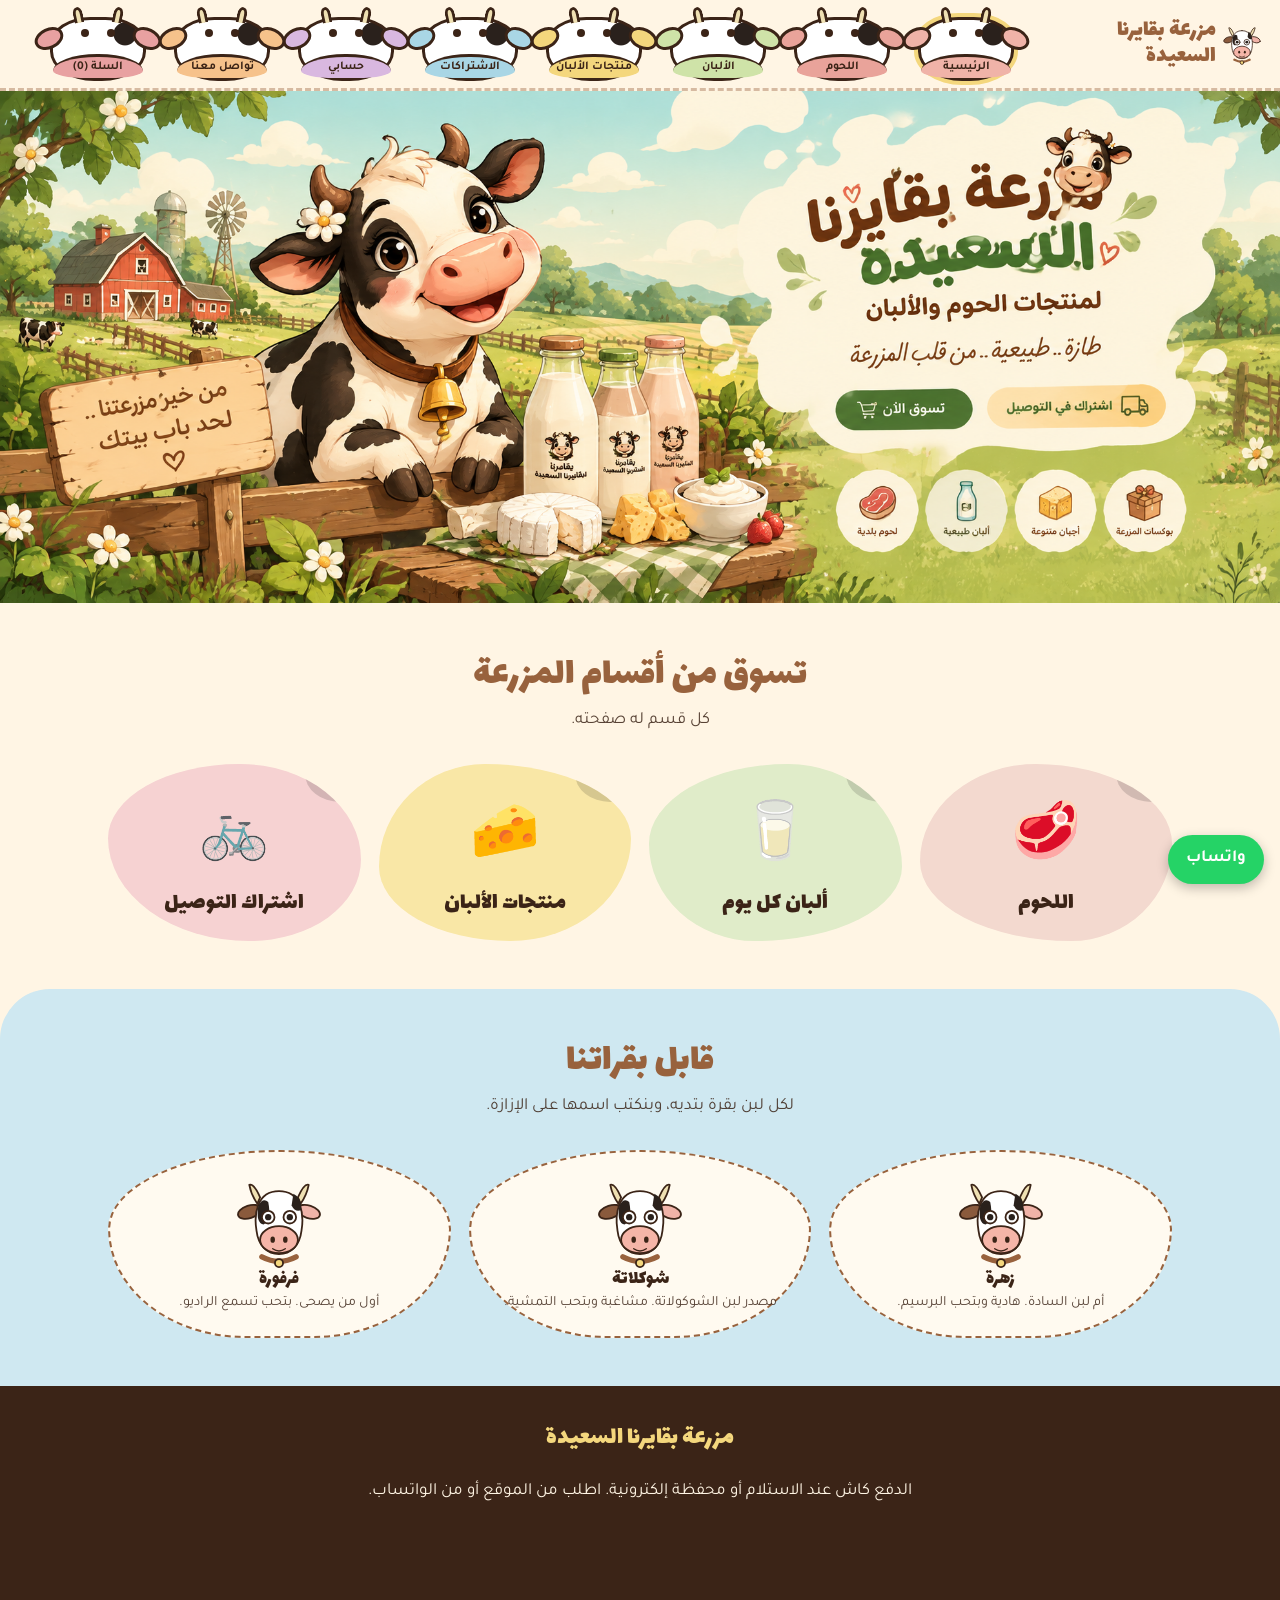
<file: index.html>
<!DOCTYPE html>
<html lang="ar" dir="rtl">
<head>
<meta charset="utf-8">
<meta name="viewport" content="width=device-width, initial-scale=1, viewport-fit=cover">
<title>الرئيسية — مزرعة بقايرنا السعيدة</title>
<link href="https://fonts.googleapis.com/css2?family=Lalezar&family=Tajawal:wght@400;500;700&display=swap" rel="stylesheet">
<link rel="stylesheet" href="style.css">
</head>
<body data-page="index">
<main id="app"></main>
<script src="script.js"></script>
</body>
</html>
</file>
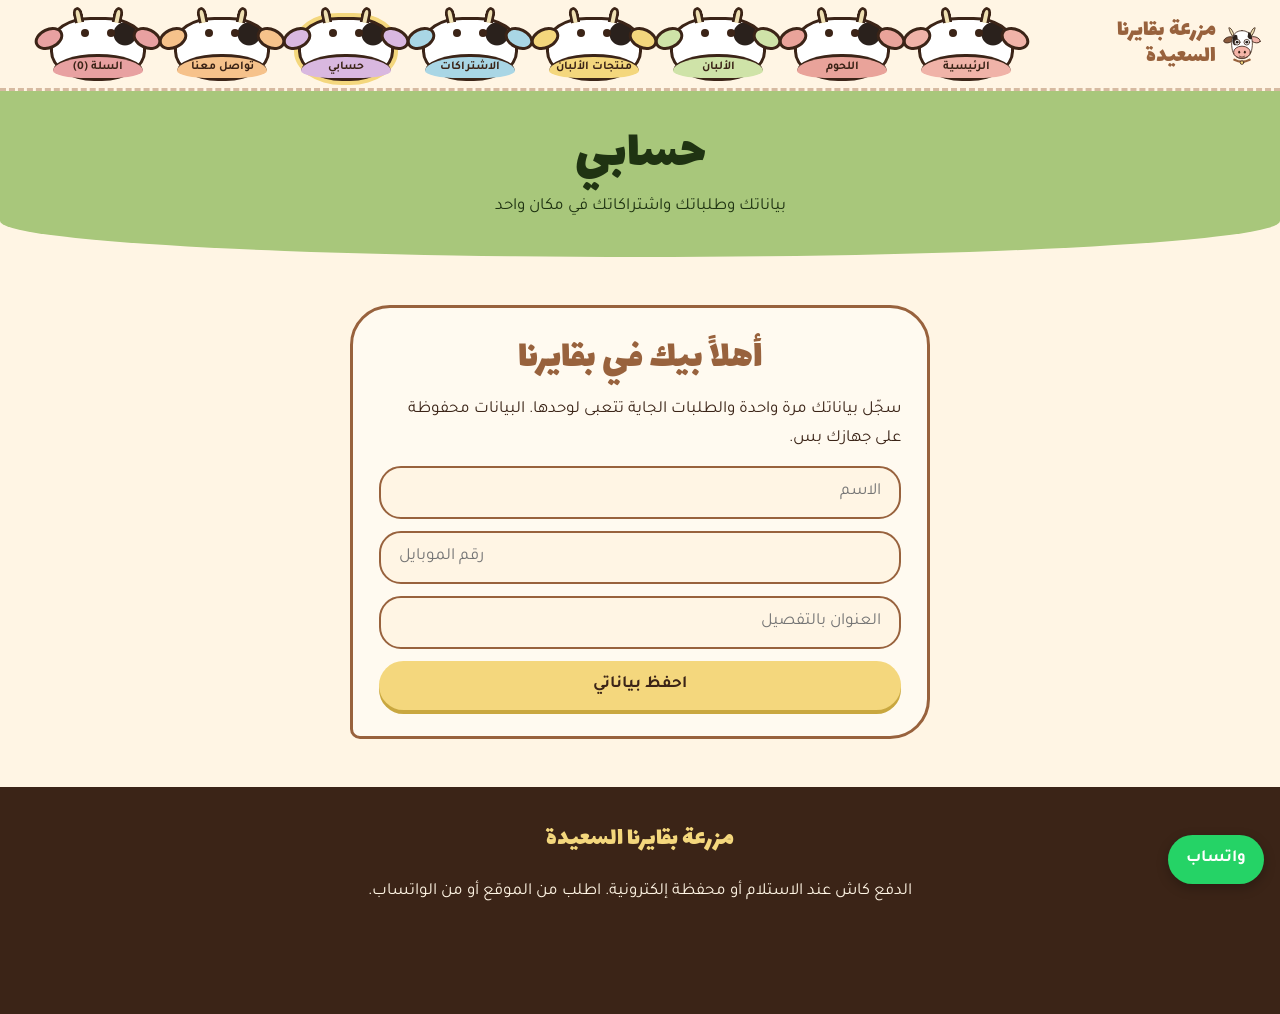
<file: account.html>
<!DOCTYPE html>
<html lang="ar" dir="rtl">
<head>
<meta charset="utf-8">
<meta name="viewport" content="width=device-width, initial-scale=1, viewport-fit=cover">
<title>حسابي — مزرعة بقايرنا السعيدة</title>
<link href="https://fonts.googleapis.com/css2?family=Lalezar&family=Tajawal:wght@400;500;700&display=swap" rel="stylesheet">
<link rel="stylesheet" href="style.css">
</head>
<body data-page="account">
<main id="app"></main>
<script src="script.js"></script>
</body>
</html>
</file>
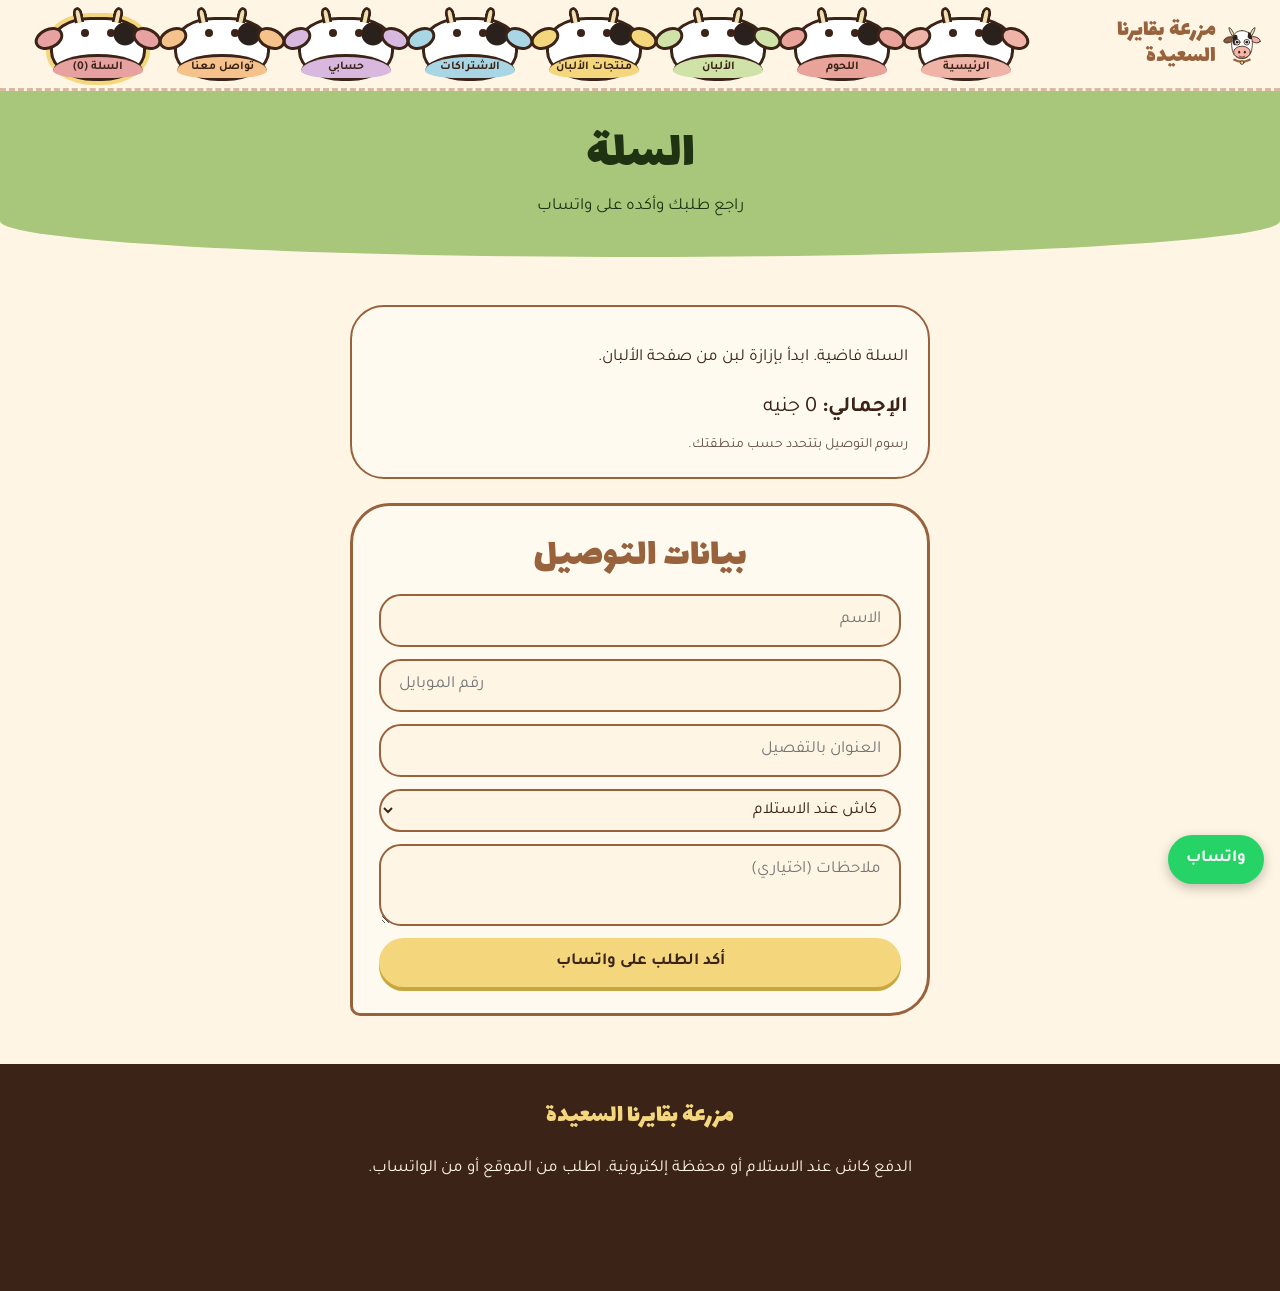
<file: cart.html>
<!DOCTYPE html>
<html lang="ar" dir="rtl">
<head>
<meta charset="utf-8">
<meta name="viewport" content="width=device-width, initial-scale=1, viewport-fit=cover">
<title>السلة — مزرعة بقايرنا السعيدة</title>
<link href="https://fonts.googleapis.com/css2?family=Lalezar&family=Tajawal:wght@400;500;700&display=swap" rel="stylesheet">
<link rel="stylesheet" href="style.css">
</head>
<body data-page="cart">
<main id="app"></main>
<script src="script.js"></script>
</body>
</html>
</file>
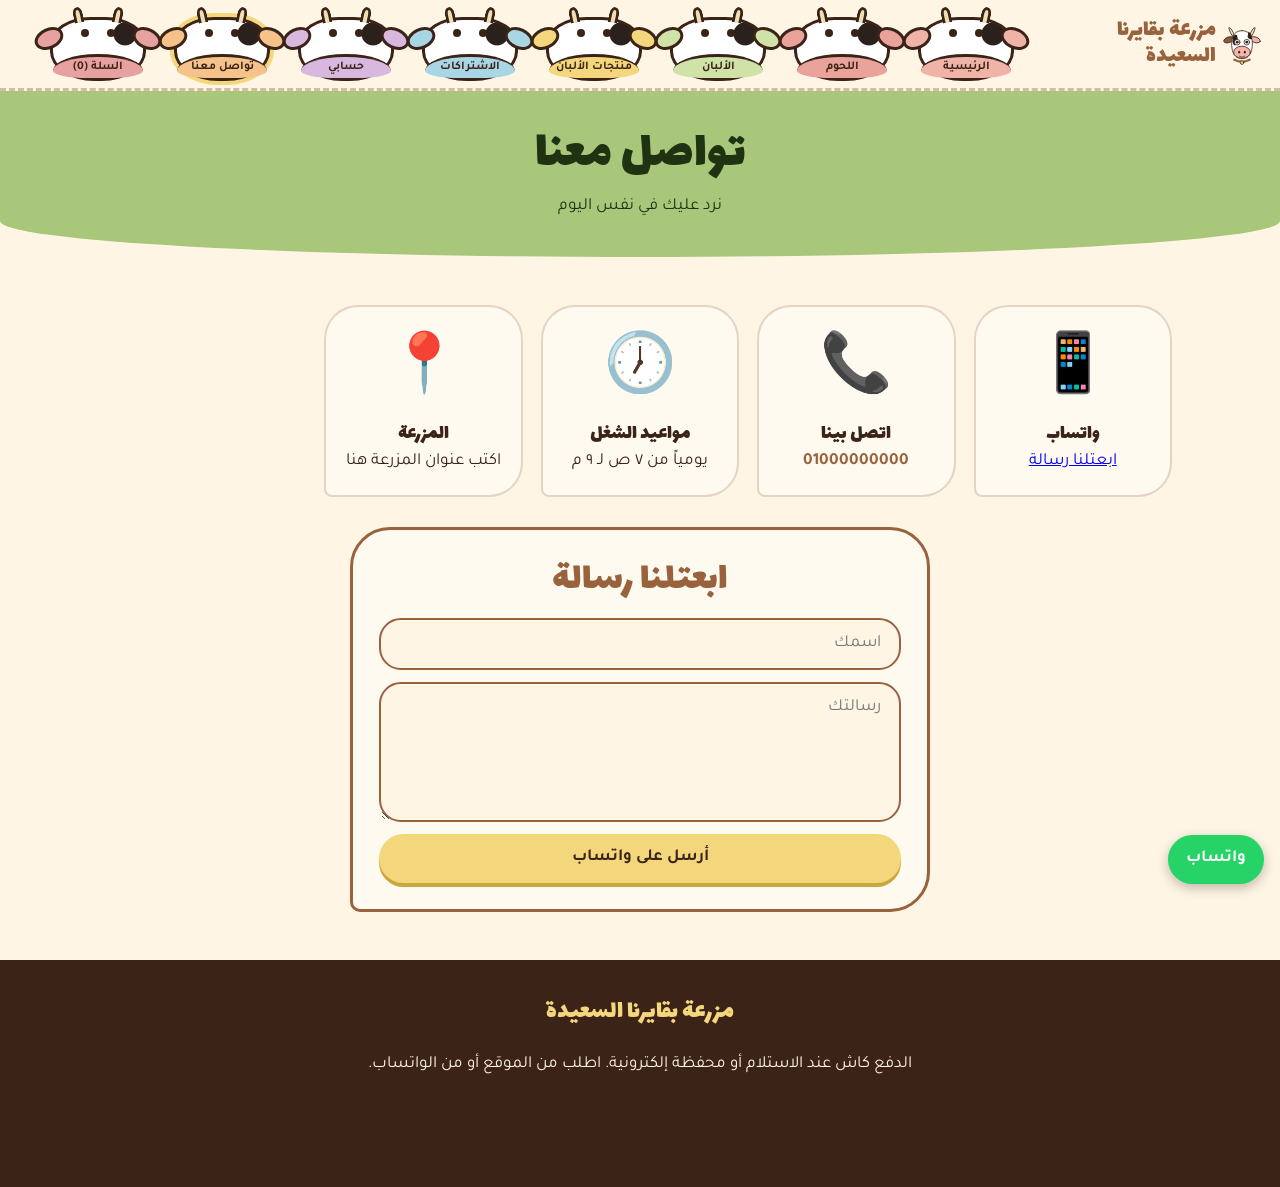
<file: contact.html>
<!DOCTYPE html>
<html lang="ar" dir="rtl">
<head>
<meta charset="utf-8">
<meta name="viewport" content="width=device-width, initial-scale=1, viewport-fit=cover">
<title>تواصل معنا — مزرعة بقايرنا السعيدة</title>
<link href="https://fonts.googleapis.com/css2?family=Lalezar&family=Tajawal:wght@400;500;700&display=swap" rel="stylesheet">
<link rel="stylesheet" href="style.css">
</head>
<body data-page="contact">
<main id="app"></main>
<script src="script.js"></script>
</body>
</html>
</file>
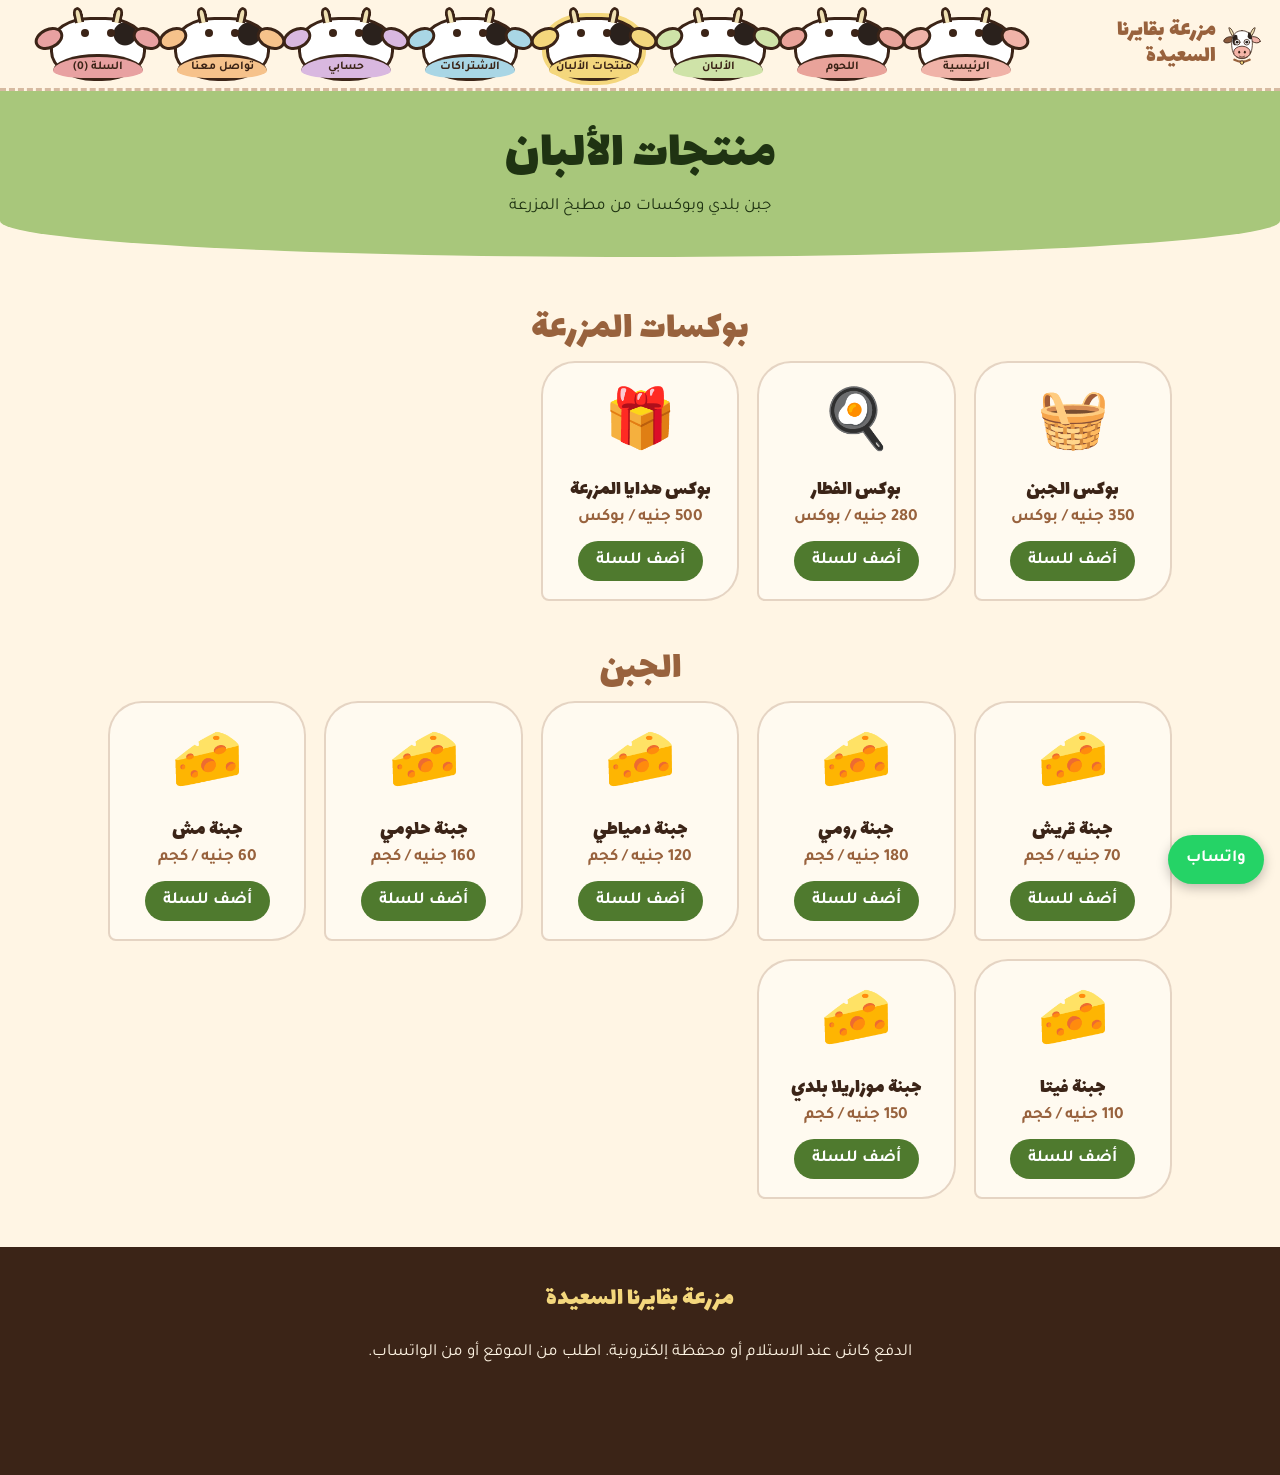
<file: dairy.html>
<!DOCTYPE html>
<html lang="ar" dir="rtl">
<head>
<meta charset="utf-8">
<meta name="viewport" content="width=device-width, initial-scale=1, viewport-fit=cover">
<title>منتجات الألبان — مزرعة بقايرنا السعيدة</title>
<link href="https://fonts.googleapis.com/css2?family=Lalezar&family=Tajawal:wght@400;500;700&display=swap" rel="stylesheet">
<link rel="stylesheet" href="style.css">
</head>
<body data-page="dairy">
<main id="app"></main>
<script src="script.js"></script>
</body>
</html>
</file>
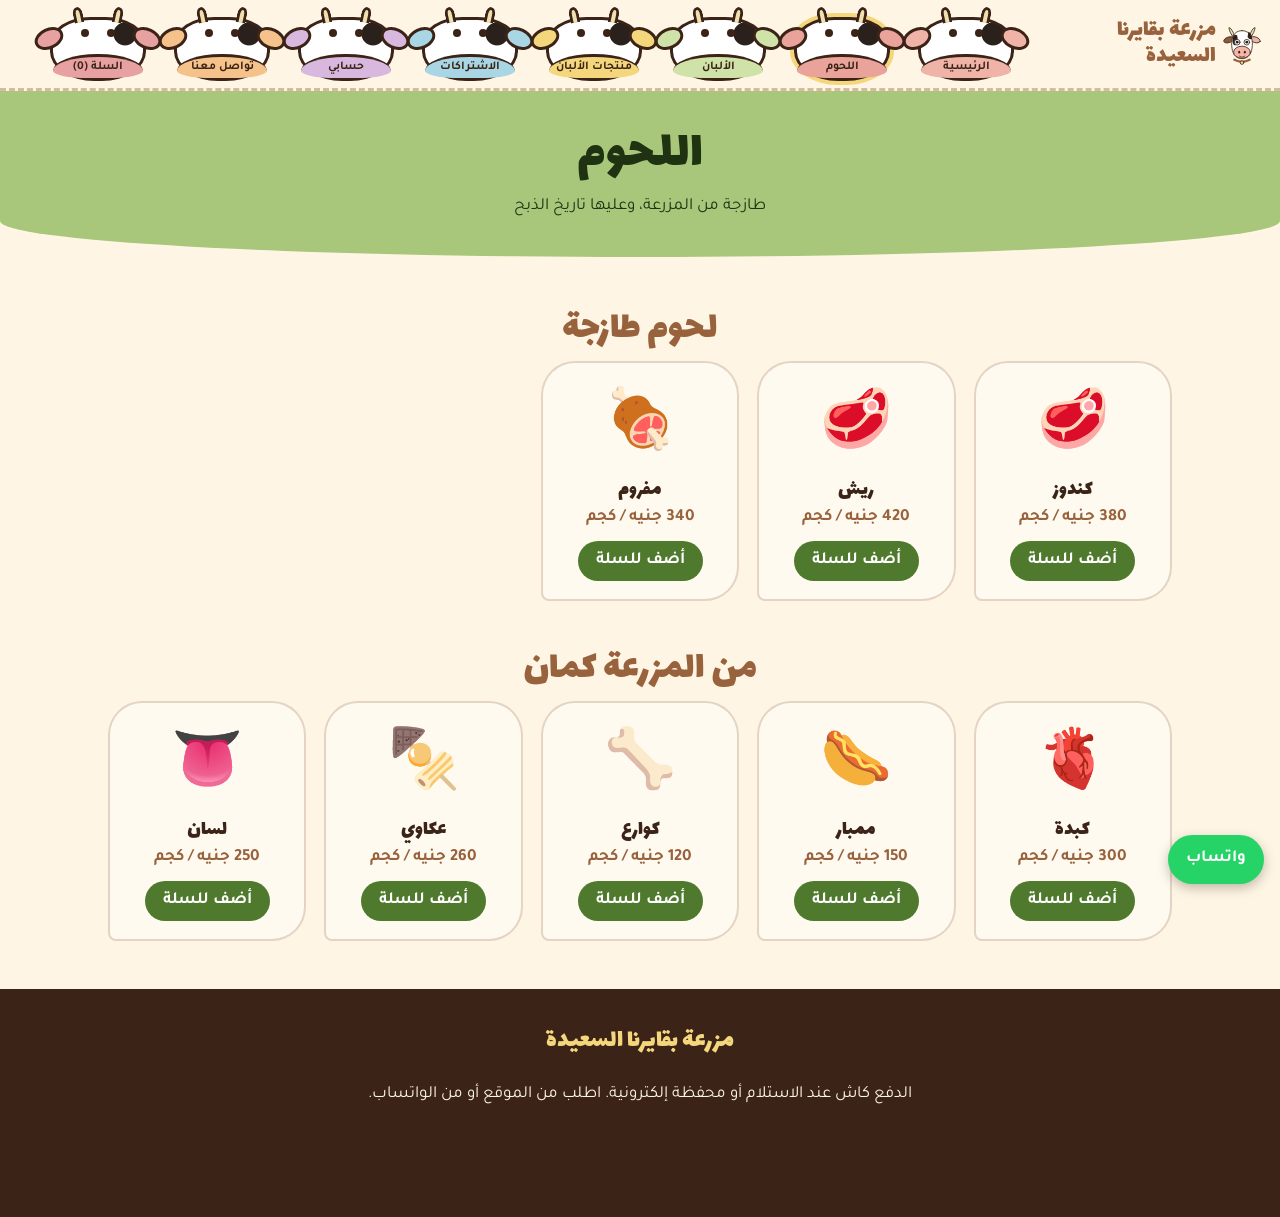
<file: meat.html>
<!DOCTYPE html>
<html lang="ar" dir="rtl">
<head>
<meta charset="utf-8">
<meta name="viewport" content="width=device-width, initial-scale=1, viewport-fit=cover">
<title>اللحوم — مزرعة بقايرنا السعيدة</title>
<link href="https://fonts.googleapis.com/css2?family=Lalezar&family=Tajawal:wght@400;500;700&display=swap" rel="stylesheet">
<link rel="stylesheet" href="style.css">
</head>
<body data-page="meat">
<main id="app"></main>
<script src="script.js"></script>
</body>
</html>
</file>
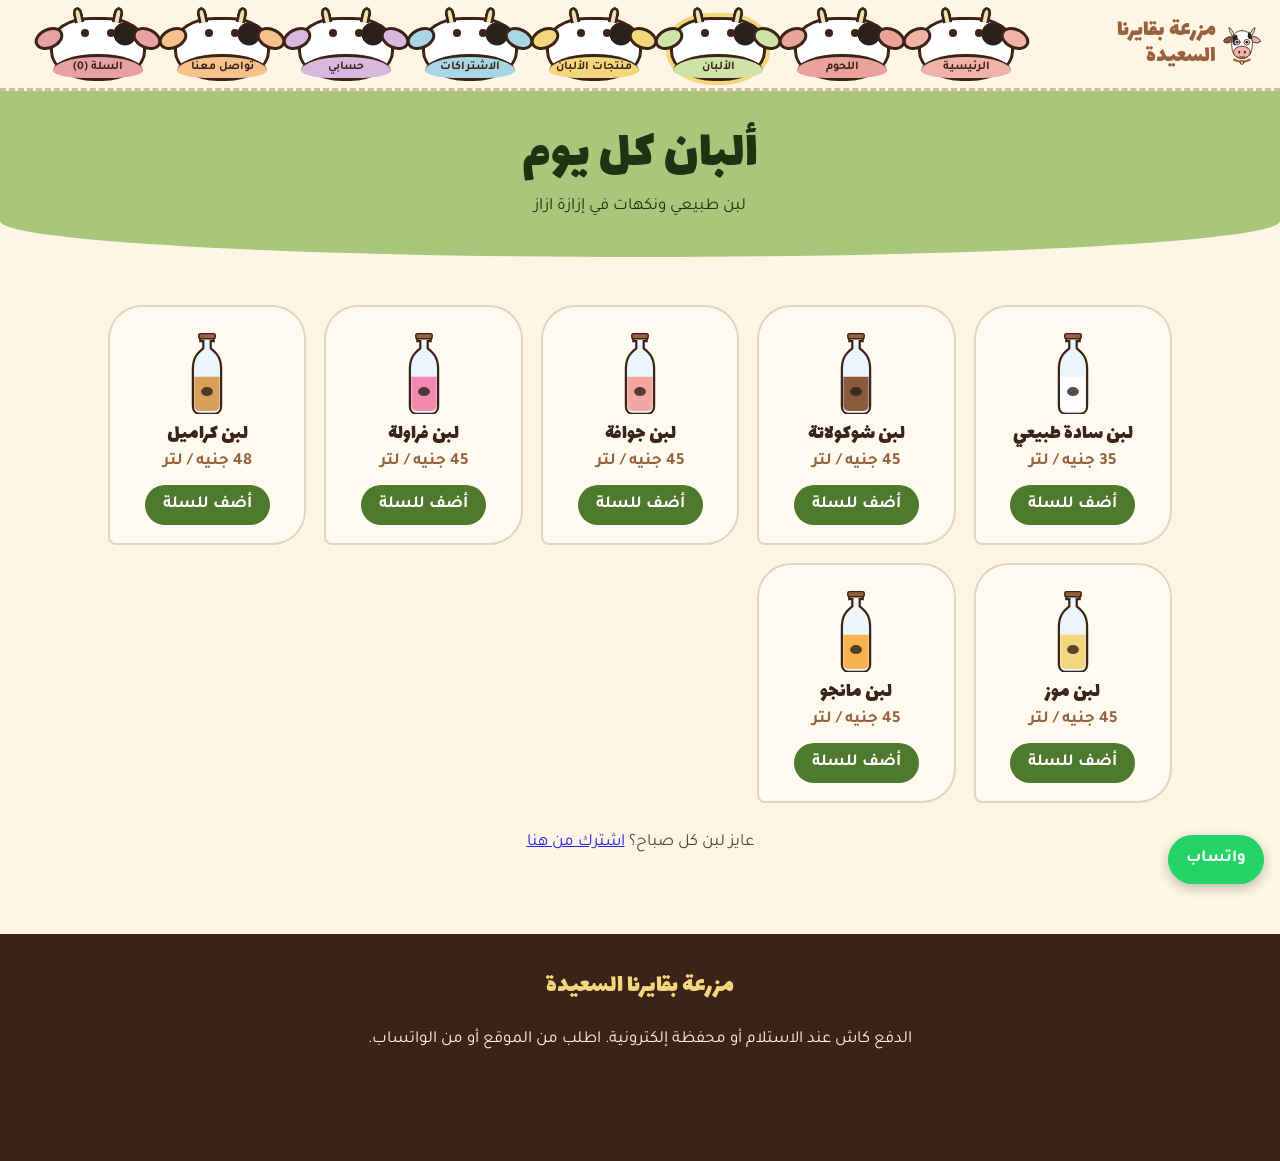
<file: milk.html>
<!DOCTYPE html>
<html lang="ar" dir="rtl">
<head>
<meta charset="utf-8">
<meta name="viewport" content="width=device-width, initial-scale=1, viewport-fit=cover">
<title>الألبان — مزرعة بقايرنا السعيدة</title>
<link href="https://fonts.googleapis.com/css2?family=Lalezar&family=Tajawal:wght@400;500;700&display=swap" rel="stylesheet">
<link rel="stylesheet" href="style.css">
</head>
<body data-page="milk">
<main id="app"></main>
<script src="script.js"></script>
</body>
</html>
</file>
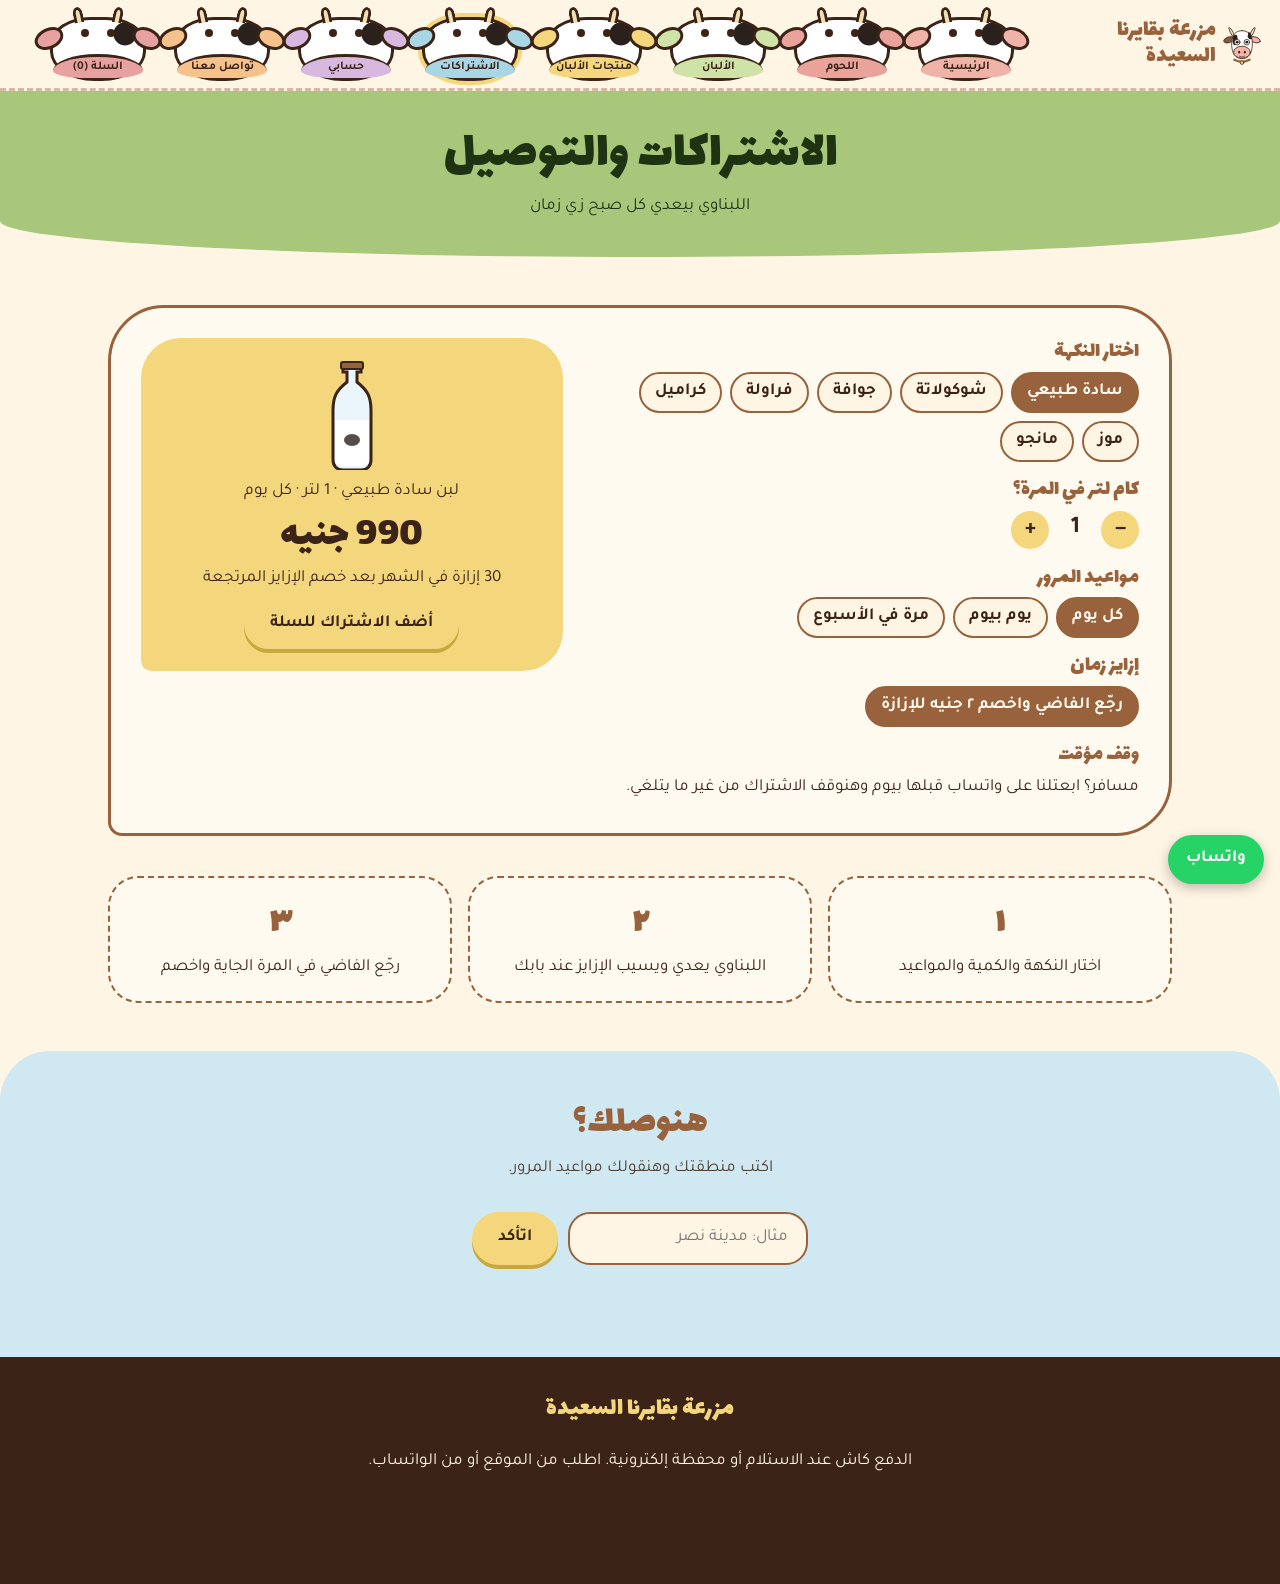
<file: subscriptions.html>
<!DOCTYPE html>
<html lang="ar" dir="rtl">
<head>
<meta charset="utf-8">
<meta name="viewport" content="width=device-width, initial-scale=1, viewport-fit=cover">
<title>الاشتراكات والتوصيل — مزرعة بقايرنا السعيدة</title>
<link href="https://fonts.googleapis.com/css2?family=Lalezar&family=Tajawal:wght@400;500;700&display=swap" rel="stylesheet">
<link rel="stylesheet" href="style.css">
</head>
<body data-page="subscriptions">
<main id="app"></main>
<script src="script.js"></script>
</body>
</html>
</file>
<file: style.css>
:root{--grass:#a8c77b;--grass-d:#4f7a2e;--milk:#fff5e4;--brown:#98623d;--ink:#3b2417;--butter:#f4d77d;--pink:#e8a1a1;--sky:#cfe8f1;--card:#fffaf0;color-scheme:light}
@media (prefers-color-scheme:dark){:root{--milk:#2a2118;--card:#38291d;--ink:#fff1dc;--sky:#25414a;--grass:#5f7f3b;--grass-d:#a8c77b;--brown:#d9a276;color-scheme:dark}}
*{box-sizing:border-box}
html{scroll-behavior:smooth;scroll-padding-top:100px}
body{margin:0;background:var(--milk);color:var(--ink);font-family:Tajawal,system-ui,sans-serif;font-size:17px;line-height:1.7;padding-top:env(safe-area-inset-top,0px);padding-bottom:env(safe-area-inset-bottom,0px)}
h1,h2,h3{font-family:Lalezar,Tajawal,sans-serif;font-weight:400;line-height:1.25;margin:0}
button{font:inherit;cursor:pointer;border:0}
:focus-visible{outline:3px solid var(--brown);outline-offset:3px}
.sr{position:absolute;width:1px;height:1px;overflow:hidden;clip:rect(0 0 0 0)}
.wrap{max-width:1100px;margin:auto;padding:0 18px}
header{position:sticky;top:0;z-index:20;background:var(--milk);border-bottom:3px dashed color-mix(in srgb,var(--brown) 40%,transparent)}
header .wrap{max-width:1320px;display:flex;align-items:center;gap:10px;min-height:88px}
.logo{font-family:Lalezar;font-size:24px;color:var(--brown);text-decoration:none;display:flex;align-items:center;gap:6px;flex:none;line-height:1.1}
.logo .cow{width:40px}
nav{margin-inline-start:auto;display:flex;overflow-x:auto;padding:16px 18px 6px}
.cowbtn{position:relative;flex:none;width:96px;height:64px;margin:0 14px;padding-top:9px;display:flex;flex-direction:column;align-items:center;justify-content:space-between;text-decoration:none;color:#3b2417;background:radial-gradient(circle at 80% 24%,#2a211c 0 11px,transparent 12px),#fff;border:3px solid #3b2417;border-radius:42% 42% 46% 46%;transition:transform .15s}
.cowbtn:hover{transform:translateY(-3px) rotate(-3deg)}
.cowbtn[aria-current=page]{box-shadow:0 0 0 4px var(--butter)}
.cowbtn::before,.cowbtn::after{content:"";position:absolute;top:8px;width:24px;height:15px;background:var(--c);border:3px solid #3b2417;border-radius:50%}
.cowbtn::before{right:-19px;transform:rotate(25deg)}
.cowbtn::after{left:-19px;transform:rotate(-25deg)}
.hn{position:absolute;top:-13px;width:10px;height:16px;background:#efe0b2;border:3px solid #3b2417;border-bottom:0;border-radius:60% 60% 0 0}
.hn.a{right:20px;transform:rotate(12deg)}.hn.b{left:20px;transform:rotate(-12deg)}
.eyes{display:flex;gap:18px}
.eyes u{width:8px;height:8px;border-radius:50%;background:#3b2417}
.mz{width:100%;background:var(--c);border-top:3px solid #3b2417;border-radius:50% 50% 38% 38%/70% 70% 30% 30%;font-size:12px;font-weight:700;line-height:1.2;padding:3px 2px 4px;text-align:center;white-space:nowrap}
.heroimg{overflow-x:auto;background:#cfe8c0}
.hi{position:relative;min-width:780px}
.hi img{display:block;width:100%;height:auto}
.hs{position:absolute;display:block}
.hs:hover{background:rgba(255,255,255,.28)}
.pagehead{background:var(--grass);text-align:center;padding:30px 18px 36px;border-radius:0 0 50% 50%/0 0 36px 36px;color:#1f3312}
.pagehead h1{font-size:clamp(34px,6vw,54px)}
.pagehead p{margin:4px 0 0}
.sec{padding:48px 0}
.sec h2{font-size:clamp(28px,5vw,40px);color:var(--brown);text-align:center;margin-bottom:6px}
.sec h2:not(:first-child){margin-top:44px}
.sec .sub{text-align:center;margin:0 auto 28px;max-width:540px;opacity:.85}
.btn{display:inline-block;background:var(--butter);color:#3b2417;font-weight:700;border-radius:99px;padding:10px 26px;text-decoration:none;box-shadow:0 4px 0 #c9a73f}
.btn:active{transform:translateY(3px);box-shadow:0 1px 0 #c9a73f}
.cats{display:grid;grid-template-columns:repeat(4,1fr);gap:18px}
.cat{padding:30px 14px 22px;text-align:center;text-decoration:none;color:#3b2417;position:relative;overflow:hidden;transition:transform .2s}
.cat:hover{transform:rotate(-1.5deg) translateY(-4px)}
.cat::before,.cat::after{content:"";position:absolute;border-radius:50%;background:rgba(0,0,0,.14);width:70px;height:56px}
.cat::before{top:-18px;inset-inline-start:-14px}.cat::after{bottom:-16px;inset-inline-end:-10px;width:56px;height:44px}
.cat i{font-style:normal;font-size:56px;display:block}.cat h3{font-size:24px}
.c1{background:#f3d9cf;border-radius:46% 54% 40% 60%/55% 45% 55% 45%}
.c2{background:#e0ecc9;border-radius:55% 45% 58% 42%/45% 58% 42% 55%}
.c3{background:#f9e7a6;border-radius:42% 58% 48% 52%/58% 42% 58% 42%}
.c4{background:#f6d2d2;border-radius:52% 48% 44% 56%/42% 54% 46% 58%}
.grid{display:grid;grid-template-columns:repeat(auto-fill,minmax(190px,1fr));gap:18px}
.card{background:var(--card);border-radius:34px 34px 34px 8px;padding:18px;text-align:center;border:2px solid color-mix(in srgb,var(--brown) 25%,transparent)}
.card .ph{height:96px;display:grid;place-items:center;font-size:58px}
.card h3{font-size:21px}
.price{color:var(--brown);font-weight:700}
.add{margin-top:8px;background:var(--grass-d);color:#fff;border-radius:99px;padding:6px 18px;font-weight:700}
@media (prefers-color-scheme:dark){.add{color:#1f3312}}
.band{background:var(--sky);border-radius:50px 50px 0 0}
.cows{display:grid;grid-template-columns:repeat(auto-fit,minmax(200px,1fr));gap:18px}
.cowcard{background:var(--card);padding:22px;text-align:center;border-radius:50% 50% 40% 40%/42% 42% 58% 58%;border:2px dashed var(--brown)}
.cowcard .cow{width:90px;margin:auto}.cowcard small{display:block;opacity:.85;line-height:1.5}
.builder{background:var(--card);border-radius:56px 56px 56px 14px;padding:30px;display:grid;grid-template-columns:1.3fr 1fr;gap:28px;border:3px solid var(--brown)}
.builder h3{font-size:22px;margin:14px 0 6px;color:var(--brown)}.builder h3:first-child{margin-top:0}
.chips{display:flex;flex-wrap:wrap;gap:8px}
.chip{background:var(--milk);color:var(--ink);border:2px solid var(--brown);border-radius:99px;padding:4px 14px;font-weight:700}
.chip[aria-pressed=true]{background:var(--brown);color:#fff8ec}
.step{display:flex;align-items:center;gap:12px}
.step button{width:38px;height:38px;border-radius:50%;background:var(--butter);color:#3b2417;font-size:22px;font-weight:700}
.step b{font-size:24px;min-width:28px;text-align:center}
.sum{background:var(--butter);color:#3b2417;border-radius:40px 40px 40px 10px;padding:22px;text-align:center;align-self:start}
.sum .big{font-family:Lalezar;font-size:42px;line-height:1.1}.sum p{margin:6px 0}
.bottle{display:block;margin:0 auto 8px}
.how{display:grid;grid-template-columns:repeat(3,1fr);gap:16px;margin-top:40px}
.how div{background:var(--card);border-radius:30px;padding:18px;text-align:center;border:2px dashed var(--brown)}
.how b{font-family:Lalezar;font-size:34px;color:var(--brown);display:block}
.zone{display:flex;gap:10px;justify-content:center;flex-wrap:wrap}
.zone input,.form input,.form select,.form textarea{font:inherit;padding:10px 18px;border-radius:22px;border:2px solid var(--brown);background:var(--milk);color:var(--ink);width:100%}
.zone input{width:auto;min-width:240px}
#zmsg{text-align:center;margin-top:14px;font-weight:700;min-height:30px}
.form{display:grid;gap:12px;max-width:580px;margin:auto;background:var(--card);padding:26px;border-radius:40px 40px 40px 10px;border:3px solid var(--brown)}
.form h2{margin:0}
.panel{background:var(--card);border-radius:34px 34px 34px 8px;padding:20px;border:2px solid color-mix(in srgb,var(--brown) 30%,transparent);margin-bottom:18px}
.panel h3{color:var(--brown);font-size:24px;margin-bottom:6px}
.cartbox{max-width:580px;margin:0 auto 24px;background:var(--card);border-radius:34px;padding:20px;border:2px solid var(--brown)}
.it{display:flex;justify-content:space-between;align-items:center;gap:8px;padding:10px 0;border-bottom:1px dashed var(--brown)}
.it button{background:var(--butter);color:#3b2417;border-radius:50%;width:30px;height:30px;font-weight:700}
.tot{font-size:22px;margin:12px 0 0}
footer{background:#3b2417;color:#fff5e4;padding:30px 0 90px;text-align:center}
footer b{font-family:Lalezar;font-size:26px;color:var(--butter);font-weight:400}
.wa{position:fixed;inset-inline-start:16px;bottom:calc(16px + env(safe-area-inset-bottom,0px));z-index:30;background:#25d366;color:#fff;border-radius:99px;padding:10px 18px;font-weight:700;text-decoration:none;box-shadow:0 4px 12px rgba(0,0,0,.25)}
#toast{position:fixed;inset-inline-end:14px;bottom:calc(76px + env(safe-area-inset-bottom,0px));z-index:60;display:flex;align-items:flex-end;gap:4px;opacity:0;transform:translateY(20px);pointer-events:none;transition:.3s}
#toast.show{opacity:1;transform:none}
#toast .cow{width:84px}
#toast .say{background:#fff;color:#3b2417;border-radius:26px 26px 6px 26px;padding:10px 16px;font-weight:700;max-width:220px;box-shadow:0 4px 0 rgba(0,0,0,.15)}
.cow svg{width:100%;height:auto;display:block;overflow:visible}
@media(max-width:760px){.builder,.how{grid-template-columns:1fr}.cats{grid-template-columns:1fr 1fr}.builder{padding:20px}.logo{font-size:18px}.logo .cow{width:32px}header .wrap{flex-wrap:wrap;min-height:0;padding-top:6px}nav{width:100%;padding-top:18px}}
@media(prefers-reduced-motion:reduce){*{animation:none!important;transition:none!important;scroll-behavior:auto!important}}
</file>
